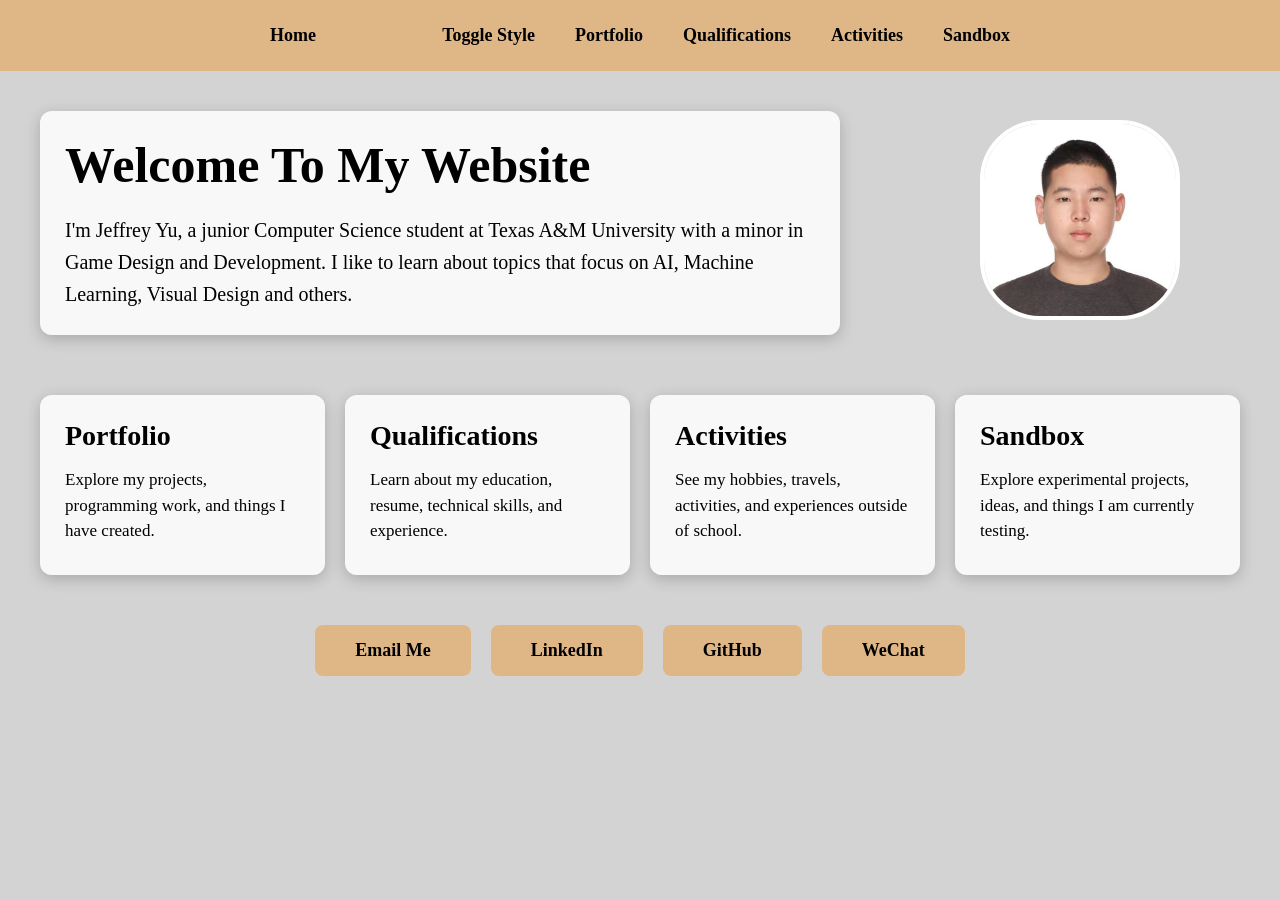
<file: index.html>
<!DOCTYPE HTML PUBLIC "-//W3C//DTD HTML 4.01 Transitional//EN">

<html>

<head>


<title>Jeffrey Yu</title>

<meta http-equiv="Content-Type"
      content="text/html; charset=iso-8859-1">
      <link id="mainStyleSheet" rel="stylesheet" type="text/css" href="./styles.css">




</head>

<body>



<nav>

    <div class="nav-left">

        <a href="index.html">
            Home
        </a>

    </div>


    <div class="nav-right">
        <a href="#" onclick="toggleStyleSheet(); return false;">Toggle Style</a>

        <a href="portfolio.html">
            Portfolio
        </a>

        <a href="qualifications.html">
            Qualifications
        </a>

        <a href="activities.html">
            Activities
        </a>

        <a href="sandbox.html">
            Sandbox
        </a>

    </div>

</nav>




<div class="images">

    <img
        src="profile pic.jpg"
        class="homePageProfilePic">

</div>





<div class="homeheading">

    <h2>
        Welcome To My Website
    </h2>

    <p>

        I'm Jeffrey Yu, a junior Computer Science
        student at Texas A&M University with a minor
        in Game Design and Development. I like to
        learn about topics that focus on AI, Machine
        Learning, Visual Design and others.

    </p>

</div>





<div class="page-buttons">



    <a
        href="portfolio.html"
        class="page-button">

        <h2>
            Portfolio
        </h2>

        <p>
            Explore my projects,
            programming work, and
            things I have created.
        </p>

    </a>



    <a
        href="qualifications.html"
        class="page-button">

        <h2>
            Qualifications
        </h2>

        <p>
            Learn about my education,
            resume, technical skills,
            and experience.
        </p>

    </a>



    <a
        href="activities.html"
        class="page-button">

        <h2>
            Activities
        </h2>

        <p>
            See my hobbies, travels,
            activities, and experiences
            outside of school.
        </p>

    </a>




    <a
        href="sandbox.html"
        class="page-button">

        <h2>
            Sandbox
        </h2>

        <p>
            Explore experimental
            projects, ideas, and
            things I am currently testing.
        </p>

    </a>


</div>
<div class="contact-buttons">

    <a href="mailto:jry425@gmail.com">
        Email Me
    </a>

    <a href="https://www.linkedin.com/in/jeffrey-yu-02904534a/" target="_blank">
        LinkedIn
    </a>

    <a href="https://github.com/noiceperson1" target="_blank">
        GitHub
    </a>
    <a href="wechat.jpg" target="_blank">
        WeChat
    </a>

</div>
<script src="script.js"></script>
</body>

</html>
</file>
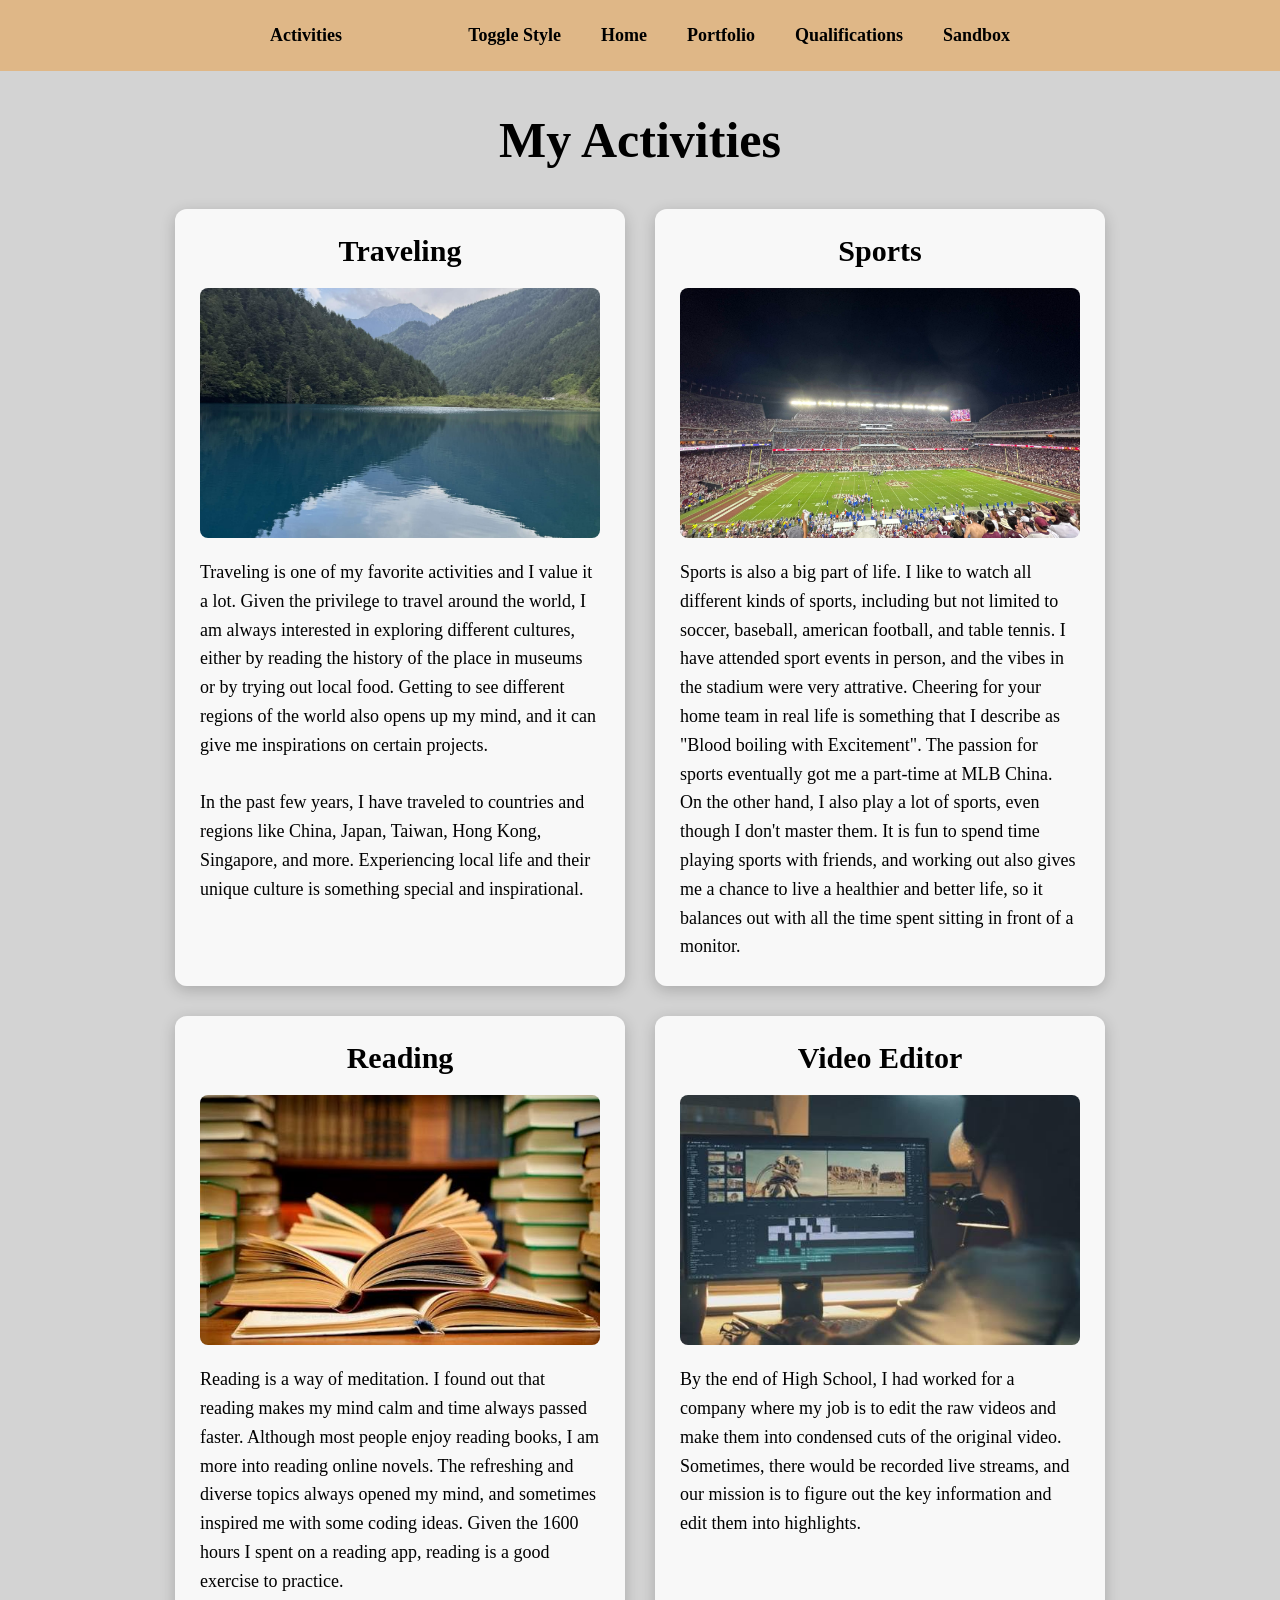
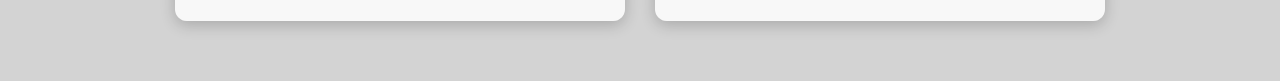
<file: activities.html>
<!DOCTYPE HTML PUBLIC "-//W3C//DTD HTML 4.01 Transitional//EN">

<html>

<head>
    <title>Jeffrey Yu - Activities</title>
    <meta charset="UTF-8">
    <link id="mainStyleSheet" rel="stylesheet" type="text/css" href="./styles.css">
</head>


<body>


    <nav>

        <div class="nav-left">
            <a href="activities.html">Activities</a>
        </div>

        <div class="nav-right">
            <a href="#" onclick="toggleStyleSheet(); return false;">Toggle Style</a>
            <a href="index.html">Home</a>
            <a href="portfolio.html">Portfolio</a>
            <a href="qualifications.html">Qualifications</a>
            <a href="sandbox.html">Sandbox</a>
        </div>

    </nav>



    <div class="activities-title">
        My Activities
    </div>



    <div class="activities-container">



        <div class="activity-box">

            <h2>Traveling</h2>


            <img src="jzg1.jpg" class="activity-image">

            <p>
                Traveling is one of my favorite activities and I value it a lot. Given the
                privilege to travel around the world, I am always interested in exploring 
                different cultures, either by reading the history of the place in museums or by
                trying out local food. Getting to see different regions of the world also opens
                up my mind, and it can give me inspirations on certain projects.<br><br>

                In the past few years, I have traveled to countries and regions like China, Japan, 
                Taiwan, Hong Kong, Singapore, and more. Experiencing local life and their unique culture
                is something special and inspirational.
            </p>

        </div>



        <div class="activity-box">

            <h2>Sports</h2>


            <img src="sports.jpg" class="activity-image">

            <p>
                Sports is also a big part of life. I like to watch all different kinds of sports, 
                including but not limited to soccer, baseball, american football, and table tennis.
                I have attended sport events in person, and the vibes in the stadium were very
                attrative. Cheering for your home team in real life is something that I describe as 
                "Blood boiling with Excitement". The passion for sports eventually got me a part-time
                at MLB China.<br>
                On the other hand, I also play a lot of sports, even though I don't master them. It is
                fun to spend time playing sports with friends, and working out also gives me a chance
                to live a healthier and better life, so it balances out with all the time spent sitting
                in front of a monitor.
            </p>

        </div>



        <div class="activity-box">

            <h2>Reading</h2>


            <img src="book.jpg" class="activity-image">

            <p>
                Reading is a way of meditation. I found out that reading makes my mind calm and time always
                passed faster. Although most people enjoy reading books, I am more into reading online
                novels. The refreshing and diverse topics always opened my mind, and sometimes inspired
                me with some coding ideas. Given the 1600 hours I spent on a reading app, reading is
                a good exercise to practice.
            </p>

        </div>



        <div class="activity-box">

            <h2>Video Editor</h2>


            <img src="video edit.jpg" class="activity-image">

            <p>
                By the end of High School, I had worked for a company where my job is to edit the raw videos
                and make them into condensed cuts of the original video. Sometimes, there would be 
                recorded live streams, and our mission is to figure out the key information and edit
                them into highlights.
            </p>

        </div>


    </div>
    <script src="script.js"></script>
</body>

</html>
</file>
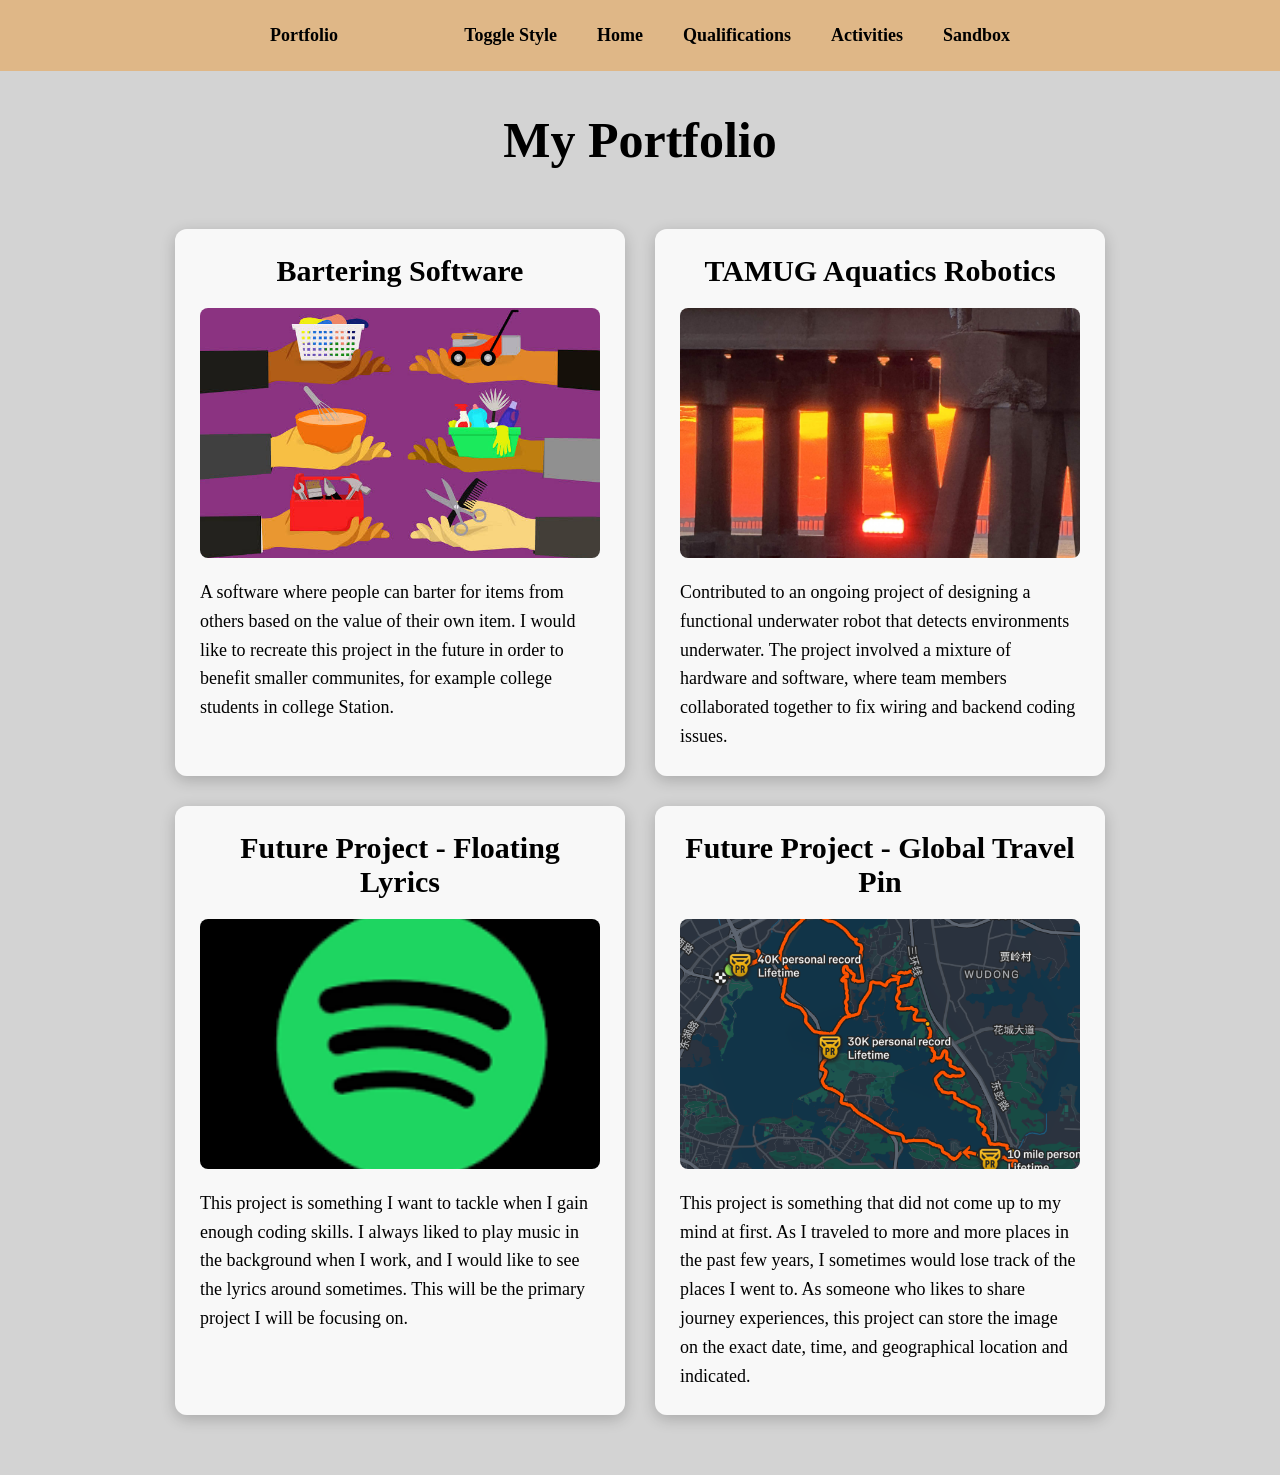
<file: portfolio.html>
<!DOCTYPE HTML PUBLIC "-//W3C//DTD HTML 4.01 Transitional//EN">

<html>

<head>
    <title>Jeffrey Yu - Portfolio</title>
    <meta http-equiv="Content-Type" content="text/html; charset=iso-8859-1">
    <link id="mainStyleSheet" rel="stylesheet" type="text/css" href="./styles.css">



</head>

<body>

    <nav>

        <div class="nav-left">
            <a href="portfolio.html">Portfolio</a>
        </div>

        <div class="nav-right">
            <a href="#" onclick="toggleStyleSheet(); return false;">Toggle Style</a>
            <a href="index.html">Home</a>
            <a href="qualifications.html">Qualifications</a>
            <a href="activities.html">Activities</a>
            <a href="sandbox.html">Sandbox</a>
        </div>

    </nav>

    <div class="portfolio-title">
        My Portfolio
    </div>


    <div class="projects">

        <div class="project-box">

            <h2>Bartering Software</h2>

            <img src="barter.jpg" class="project-image">

            <p>
                A software where people can barter for items from others based on the 
                value of their own item. I would like to recreate this project in the future
                in order to benefit smaller communites, for example college students in college
                Station.
            </p>

        </div>


        <div class="project-box">

            <h2>TAMUG Aquatics Robotics</h2>

            <img src="tamug.jpg" class="project-image">

            <p>
                Contributed to an ongoing project of designing a functional underwater robot that
                detects environments underwater. The project involved a mixture of hardware and
                software, where team members collaborated together to fix wiring and backend coding
                issues.
            </p>

        </div>


        <div class="project-box">

            <h2>Future Project - Floating Lyrics</h2>

            <img src="spotify.png" class="project-image">

            <p>
                This project is something I want to tackle when I gain enough coding skills. 
                I always liked to play music in the background when I work, and I would like to see
                the lyrics around sometimes. This will be the primary project I will be focusing on.
            </p>

        </div>


        <div class="project-box">

            <h2>Future Project - Global Travel Pin</h2>

            <img src="travel.png" class="project-image">

            <p>
                This project is something that did not come up to my mind at first. As I traveled to
                more and more places in the past few years, I sometimes would lose track of the 
                places I went to. As someone who likes to share journey experiences, this project can
                store the image on the exact date, time, and geographical location and indicated.
            </p>

        </div>


    </div>

<script src="script.js"></script>
</body>

</html>
</file>
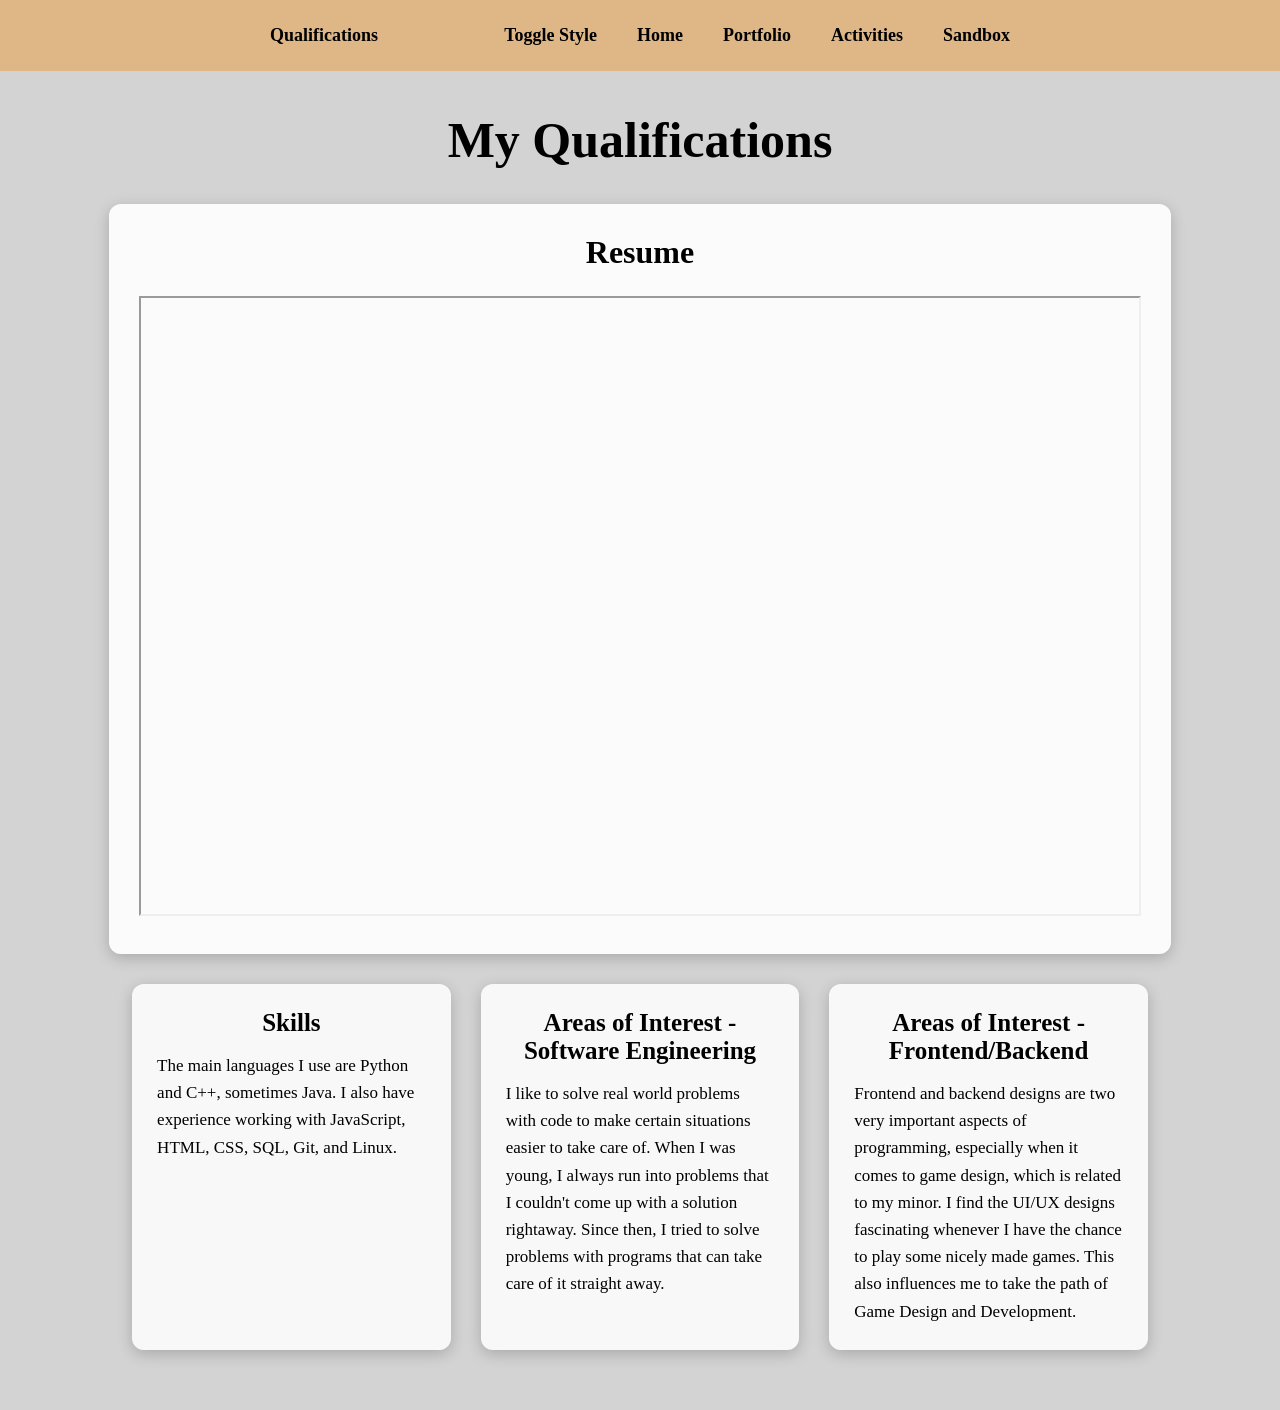
<file: qualifications.html>
<!DOCTYPE HTML PUBLIC "-//W3C//DTD HTML 4.01 Transitional//EN">

<html>

<head>
    <title>Jeffrey Yu - Qualifications</title>
    <meta http-equiv="Content-Type" content="text/html; charset=iso-8859-1">
    <link id="mainStyleSheet" rel="stylesheet" type="text/css" href="./styles.css">



</head>

<body>


<nav>

    <div class="nav-left">
        <a href="qualifications.html">Qualifications</a>
    </div>

    <div class="nav-right">
        <a href="#" onclick="toggleStyleSheet(); return false;">Toggle Style</a>
        <a href="index.html">Home</a>
        <a href="portfolio.html">Portfolio</a>
        <a href="activities.html">Activities</a>
        <a href="sandbox.html">Sandbox</a>
    </div>

</nav>



<div class="qualifications-title">
    My Qualifications
</div>


<div class="qualifications-container">


    <div class="resume-box">

        <h2>Resume</h2>


        <iframe src="Jeffrey Yu Resume CS.pdf" width="100%" height = 620px>

        </iframe>

    </div>



    <div class="small-sections">


        <div class="small-box">

            <h2>Skills</h2>

            <p>
                The main languages I use are Python and C++, sometimes Java. I also have experience
                working with JavaScript, HTML, CSS, SQL, Git, and Linux.
            </p>

        </div>



        <div class="small-box">

            <h2>Areas of Interest - Software Engineering</h2>

            <p>
                I like to solve real world problems with code to make certain situations easier
                to take care of. When I was young, I always run into problems that I couldn't come
                up with a solution rightaway. Since then, I tried to solve problems with programs that
                can take care of it straight away.
            </p>

        </div>



        <div class="small-box">

            <h2>Areas of Interest - Frontend/Backend</h2>

            <p>
                Frontend and backend designs are two very important aspects of programming, especially
                when it comes to game design, which is related to my minor. I find the UI/UX designs
                fascinating whenever I have the chance to play some nicely made games. This also 
                influences me to take the path of Game Design and Development.
            </p>

        </div>

    </div>

</div>
<script src="script.js"></script>
</body>

</html>
</file>
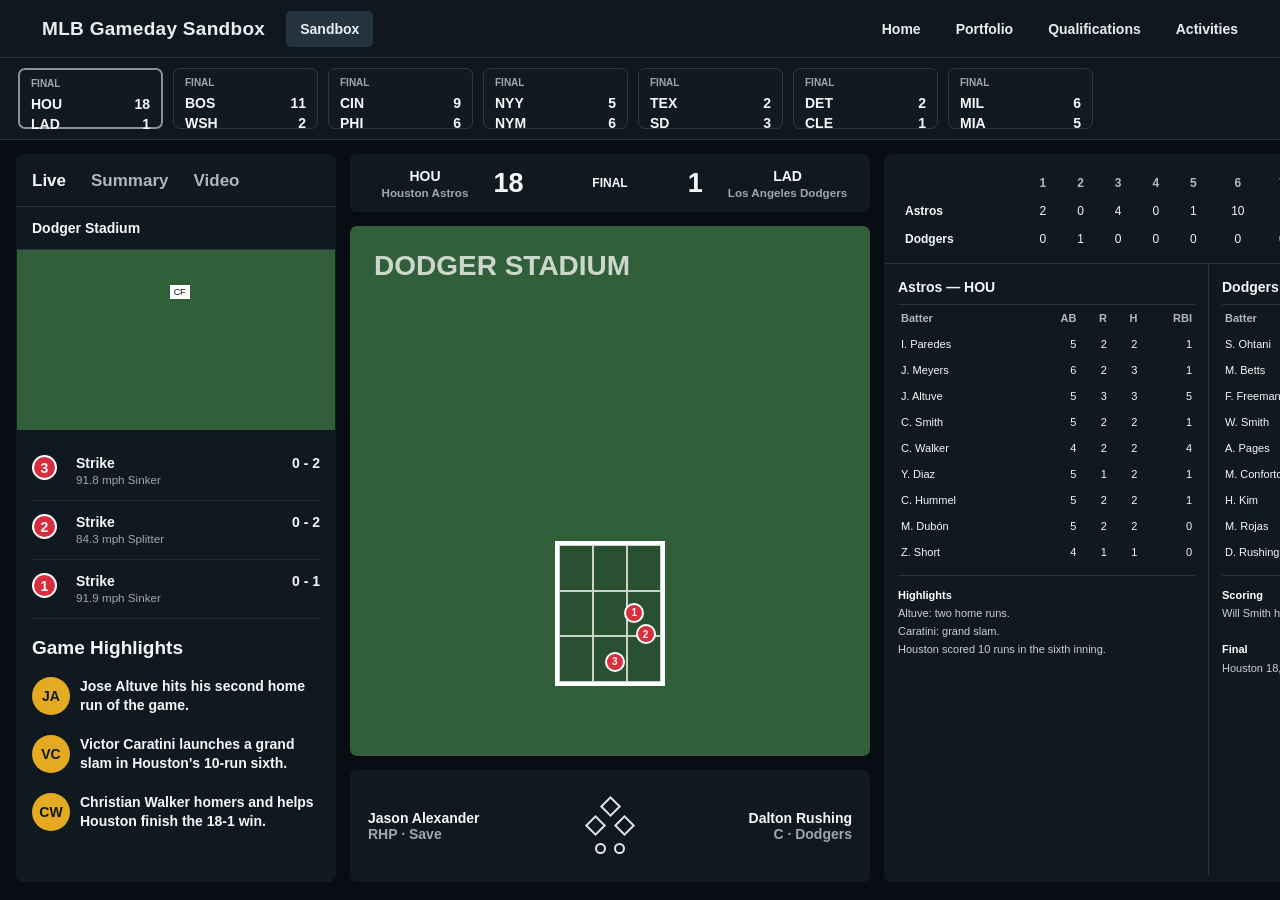
<file: sandbox.html>
<!DOCTYPE html>
<html lang="en">
<head>
<meta charset="UTF-8">
<meta name="viewport" content="width=device-width, initial-scale=1.0">
<title>Jeffrey Yu - MLB Gameday Sandbox</title>

<style>
* {
    box-sizing: border-box;
    margin: 0;
    padding: 0;
}

:root {
    --bg: #070d12;
    --panel: #111920;
    --panel2: #151f27;
    --line: #263640;
    --muted: #9aa8b2;
    --text: #f4f7f9;
    --blue: #1677c8;
    --orange: #eb6e2f;
}

body {
    min-height: 100vh;
    background: var(--bg);
    color: var(--text);
    font-family: Arial, Helvetica, sans-serif;
    font-size: 14px;
}

nav {
    height: 58px;
    background: #10181f;
    border-bottom: 1px solid var(--line);
    display: flex;
    justify-content: space-between;
    align-items: center;
    padding: 0 28px;
}

nav .nav-left,
nav .nav-right {
    display: flex;
    align-items: center;
    gap: 7px;
}

nav a {
    color: #e8edf0;
    text-decoration: none;
    font-weight: bold;
    padding: 10px 14px;
    border-radius: 5px;
}

nav a:hover,
nav .active {
    background: #24343e;
}

.gameday-title {
    font-size: 19px;
    font-weight: 800;
    letter-spacing: .3px;
}

.score-strip {
    height: 82px;
    padding: 10px 18px;
    background: #10181f;
    border-bottom: 1px solid var(--line);
    display: flex;
    gap: 10px;
    overflow: hidden;
}

.mini-game {
    min-width: 145px;
    border: 1px solid #2b3a44;
    border-radius: 7px;
    background: #111a21;
    padding: 8px 11px;
}

.mini-game.selected {
    border: 2px solid #85939b;
}

.mini-state {
    color: var(--muted);
    font-size: 10px;
    font-weight: bold;
    margin-bottom: 5px;
}

.mini-row {
    display: flex;
    justify-content: space-between;
    line-height: 20px;
    font-weight: bold;
}

.layout {
    height: calc(100vh - 140px);
    min-height: 680px;
    padding: 14px 16px 18px;
    display: grid;
    grid-template-columns: 320px minmax(520px, 1fr) 650px;
    gap: 14px;
}

.panel {
    background: var(--panel);
    border-radius: 7px;
    border: 1px solid #111a20;
    overflow: hidden;
}

.tabs {
    height: 52px;
    display: flex;
    align-items: center;
    gap: 25px;
    padding: 0 15px;
    border-bottom: 1px solid var(--line);
    font-size: 17px;
    font-weight: bold;
}

.tabs span:not(:first-child) {
    color: #aeb7bd;
}

.venue {
    padding: 13px 15px;
    border-bottom: 1px solid var(--line);
    font-weight: bold;
}

.field {
    height: 180px;
    background:
        linear-gradient(135deg, transparent 35%, #92795d 36%, #92795d 43%, transparent 44%),
        linear-gradient(225deg, transparent 35%, #92795d 36%, #92795d 43%, transparent 44%),
        linear-gradient(45deg, #3d5b31 0 50%, #506d3d 50%);
    margin: 0;
    position: relative;
    overflow: hidden;
}

.field::after {
    content: "CF";
    position: absolute;
    top: 35px;
    left: 48%;
    background: white;
    color: #111;
    font-size: 9px;
    padding: 2px 4px;
}

.play-list {
    padding: 12px 15px 25px;
}

.play {
    display: grid;
    grid-template-columns: 34px 1fr auto;
    gap: 10px;
    padding: 13px 0;
    border-bottom: 1px solid #202c34;
}

.number {
    width: 25px;
    height: 25px;
    border-radius: 50%;
    display: grid;
    place-items: center;
    background: #d72e3d;
    border: 2px solid white;
    font-weight: bold;
}

.play small,
.muted {
    color: var(--muted);
}

.inning-heading {
    font-size: 19px;
    margin: 18px 0 8px;
}

.highlight {
    display: flex;
    gap: 10px;
    padding: 10px 0;
    font-weight: bold;
    line-height: 1.35;
}

.avatar {
    width: 38px;
    height: 38px;
    flex: 0 0 38px;
    border-radius: 50%;
    background: #e3aa22;
    display: grid;
    place-items: center;
    color: #101820;
    font-weight: 900;
}

.center-column {
    min-width: 0;
    display: flex;
    flex-direction: column;
    gap: 14px;
}

.main-score {
    height: 58px;
    background: var(--panel);
    border-radius: 7px;
    display: grid;
    grid-template-columns: 1fr 110px 1fr;
    align-items: center;
    text-align: center;
}

.team-score {
    display: flex;
    justify-content: center;
    align-items: center;
    gap: 25px;
    font-weight: bold;
}

.team-score .score {
    font-size: 27px;
}

.team-score small {
    display: block;
    color: var(--muted);
    margin-top: 2px;
}

.final {
    font-size: 12px;
    font-weight: 800;
}

.stadium {
    flex: 1;
    min-height: 390px;
    position: relative;
    overflow: hidden;
    border-radius: 7px;
    background:
        linear-gradient(to bottom, #020305 0 40%, transparent 40%),
        radial-gradient(ellipse at 50% 105%, #b58c58 0 22%, #3e6d38 23% 48%, #111c22 49% 100%);
}

.stadium::before {
    content: "";
    position: absolute;
    left: 0;
    right: 0;
    bottom: 0;
    height: 46%;
    background:
        linear-gradient(72deg, transparent 48%, rgba(255,255,255,.8) 49% 50%, transparent 51%),
        linear-gradient(108deg, transparent 48%, rgba(255,255,255,.8) 49% 50%, transparent 51%);
}

.stadium-label {
    position: absolute;
    left: 24px;
    top: 24px;
    font-size: 28px;
    font-weight: 900;
    color: rgba(255,255,255,.75);
}

.strike-zone {
    position: absolute;
    width: 110px;
    height: 145px;
    left: 50%;
    bottom: 70px;
    transform: translateX(-50%);
    border: 3px solid rgba(255,255,255,.75);
    display: grid;
    grid-template-columns: repeat(3, 1fr);
    grid-template-rows: repeat(3, 1fr);
}

.strike-zone div {
    border: 1px solid rgba(255,255,255,.3);
}

.pitch {
    position: absolute;
    width: 20px;
    height: 20px;
    border-radius: 50%;
    background: #d92e3c;
    border: 2px solid white;
    display: grid;
    place-items: center;
    font-size: 10px;
    font-weight: bold;
}

.p1 { left: 64%; top: 42%; }
.p2 { left: 75%; top: 58%; }
.p3 { left: 45%; top: 78%; }

.matchup {
    height: 112px;
    background: var(--panel);
    border-radius: 7px;
    display: grid;
    grid-template-columns: 1fr 120px 1fr;
    align-items: center;
    padding: 12px 18px;
}

.player {
    display: flex;
    align-items: center;
    gap: 12px;
    font-weight: bold;
}

.player.right {
    justify-content: flex-end;
    text-align: right;
}

.player-photo {
    width: 55px;
    height: 55px;
    border-radius: 50%;
    display: grid;
    place-items: center;
    font-size: 18px;
    font-weight: 900;
    background: #f0a51d;
    color: #101820;
}

.player.right .player-photo {
    background: #174a91;
    color: white;
}

.count-box {
    text-align: center;
    font-size: 20px;
    font-weight: bold;
}

.bases-display {
    position: relative;
    width: 54px;
    height: 34px;
    margin: 0 auto 10px;
}

.base-icon {
    position: absolute;
    width: 15px;
    height: 15px;
    border: 2px solid #dce5ea;
    background: transparent;
    transform: rotate(45deg);
}

.second-base {
    top: 0;
    left: 20px;
}

.third-base {
    left: 5px;
    bottom: 0;
}

.first-base {
    right: 5px;
    bottom: 0;
}

.outs-display {
    display: flex;
    justify-content: center;
    gap: 8px;
}

.out-circle {
    width: 11px;
    height: 11px;
    border: 2px solid #dce5ea;
    border-radius: 50%;
    background: transparent;
}

.box-column {
    min-width: 0;
}

.linescore {
    padding: 14px 14px 10px;
    border-bottom: 1px solid var(--line);
}

.linescore table,
.stats table {
    width: 100%;
    border-collapse: collapse;
}

.linescore th,
.linescore td {
    padding: 7px 6px;
    text-align: center;
    font-size: 12px;
}

.linescore th:first-child,
.linescore td:first-child {
    text-align: left;
    font-weight: bold;
    width: 125px;
}

.linescore th {
    color: #aeb9c0;
}

.stats-grid {
    display: grid;
    grid-template-columns: 1fr 1fr;
    height: calc(100% - 115px);
}

.stats {
    padding: 10px 13px;
    overflow: hidden;
}

.stats:first-child {
    border-right: 1px solid var(--line);
}

.stats-title {
    font-weight: bold;
    padding: 5px 0 9px;
    border-bottom: 1px solid var(--line);
}

.stats th,
.stats td {
    padding: 7px 3px;
    font-size: 11px;
    text-align: right;
}

.stats th {
    color: #aeb9c0;
}

.stats th:first-child,
.stats td:first-child {
    text-align: left;
}

.notes {
    border-top: 1px solid var(--line);
    margin-top: 10px;
    padding-top: 10px;
    line-height: 1.65;
    font-size: 11px;
    color: #c8d0d5;
}

.notes strong {
    color: white;
}

@media (max-width: 1250px) {
    .layout {
        grid-template-columns: 260px 1fr;
        height: auto;
    }

    .box-column {
        grid-column: 1 / -1;
        min-height: 600px;
    }
}

@media (max-width: 850px) {
    nav {
        height: auto;
        padding: 12px;
        align-items: flex-start;
    }

    nav .nav-right {
        flex-wrap: wrap;
        justify-content: flex-end;
    }

    .score-strip {
        display: none;
    }

    .layout {
        grid-template-columns: 1fr;
        height: auto;
    }

    .box-column {
        grid-column: auto;
    }

    .stats-grid {
        grid-template-columns: 1fr;
        height: auto;
    }

    .stats:first-child {
        border-right: 0;
        border-bottom: 1px solid var(--line);
    }
}
</style>
</head>

<body>

<nav>
    <div class="nav-left">
        <a class="gameday-title" href="https://www.mlb.com/scores" target="_blank"> MLB Gameday Sandbox </a>
        <a class="active" href="sandbox.html">Sandbox</a>
    </div>

    <div class="nav-right">
        <a href="index.html">Home</a>
        <a href="portfolio.html">Portfolio</a>
        <a href="qualifications.html">Qualifications</a>
        <a href="activities.html">Activities</a>
    </div>
</nav>

<section class="score-strip">
    <div class="mini-game selected">
        <div class="mini-state">FINAL</div>
        <div class="mini-row"><span>HOU</span><span>18</span></div>
        <div class="mini-row"><span>LAD</span><span>1</span></div>
    </div>
    <div class="mini-game">
        <div class="mini-state">FINAL</div>
        <div class="mini-row"><span>BOS</span><span>11</span></div>
        <div class="mini-row"><span>WSH</span><span>2</span></div>
    </div>
    <div class="mini-game">
        <div class="mini-state">FINAL</div>
        <div class="mini-row"><span>CIN</span><span>9</span></div>
        <div class="mini-row"><span>PHI</span><span>6</span></div>
    </div>
    <div class="mini-game">
        <div class="mini-state">FINAL</div>
        <div class="mini-row"><span>NYY</span><span>5</span></div>
        <div class="mini-row"><span>NYM</span><span>6</span></div>
    </div>
    <div class="mini-game">
        <div class="mini-state">FINAL</div>
        <div class="mini-row"><span>TEX</span><span>2</span></div>
        <div class="mini-row"><span>SD</span><span>3</span></div>
    </div>
    <div class="mini-game">
        <div class="mini-state">FINAL</div>
        <div class="mini-row"><span>DET</span><span>2</span></div>
        <div class="mini-row"><span>CLE</span><span>1</span></div>
    </div>
    <div class="mini-game">
        <div class="mini-state">FINAL</div>
        <div class="mini-row"><span>MIL</span><span>6</span></div>
        <div class="mini-row"><span>MIA</span><span>5</span></div>
    </div>
</section>

<main class="layout">

    <section class="panel">
        <div class="tabs">
            <span>Live</span>
            <span>Summary</span>
            <span>Video</span>
        </div>

        <div class="venue">Dodger Stadium</div>
        <div class="field"></div>

        <div class="play-list">
            <div class="play">
                <div class="number">3</div>
                <div><strong>Strike</strong><br><small>91.8 mph Sinker</small></div>
                <strong>0 - 2</strong>
            </div>

            <div class="play">
                <div class="number">2</div>
                <div><strong>Strike</strong><br><small>84.3 mph Splitter</small></div>
                <strong>0 - 2</strong>
            </div>

            <div class="play">
                <div class="number">1</div>
                <div><strong>Strike</strong><br><small>91.9 mph Sinker</small></div>
                <strong>0 - 1</strong>
            </div>

            <h2 class="inning-heading">Game Highlights</h2>

            <div class="highlight">
                <div class="avatar">JA</div>
                <div>Jose Altuve hits his second home run of the game.</div>
            </div>

            <div class="highlight">
                <div class="avatar">VC</div>
                <div>Victor Caratini launches a grand slam in Houston's 10-run sixth.</div>
            </div>

            <div class="highlight">
                <div class="avatar">CW</div>
                <div>Christian Walker homers and helps Houston finish the 18-1 win.</div>
            </div>
        </div>
    </section>

    <section class="center-column">
        <div class="main-score">
            <div class="team-score">
                <div>
                    <strong>HOU</strong>
                    <small>Houston Astros</small>
                </div>
                <span class="score">18</span>
            </div>

            <div class="final">FINAL</div>

            <div class="team-score">
                <span class="score">1</span>
                <div>
                    <strong>LAD</strong>
                    <small>Los Angeles Dodgers</small>
                </div>
            </div>
        </div>

        <div class="stadium">
            <div class="stadium-label">DODGER STADIUM</div>

            <div class="strike-zone">
                <div></div><div></div><div></div>
                <div></div><div></div><div></div>
                <div></div><div></div><div></div>

                <span class="pitch p1">1</span>
                <span class="pitch p2">2</span>
                <span class="pitch p3">3</span>
            </div>
        </div>

        <div class="matchup">
            <div class="player">
                                <div>
                    Jason Alexander
                    <div class="muted">RHP · Save</div>
                </div>
            </div>

            <div class="count-box">
                <div class="bases-display" aria-label="Bases">
                    <span class="base-icon second-base"></span>
                    <span class="base-icon third-base"></span>
                    <span class="base-icon first-base"></span>
                </div>
                <div class="outs-display" aria-label="Outs">
                    <span class="out-circle"></span>
                    <span class="out-circle"></span>
                </div>
            </div>

            <div class="player right">
                <div>
                    Dalton Rushing
                    <div class="muted">C · Dodgers</div>
                </div>
                            </div>
        </div>
    </section>

    <section class="panel box-column">
        <div class="linescore">
            <table>
                <thead>
                    <tr>
                        <th></th>
                        <th>1</th><th>2</th><th>3</th><th>4</th><th>5</th>
                        <th>6</th><th>7</th><th>8</th><th>9</th>
                        <th>R</th><th>H</th><th>E</th>
                    </tr>
                </thead>
                <tbody>
                    <tr>
                        <td>Astros</td>
                        <td>2</td><td>0</td><td>4</td><td>0</td><td>1</td>
                        <td>10</td><td>1</td><td>0</td><td>0</td>
                        <td><strong>18</strong></td><td>20</td><td>1</td>
                    </tr>
                    <tr>
                        <td>Dodgers</td>
                        <td>0</td><td>1</td><td>0</td><td>0</td><td>0</td>
                        <td>0</td><td>0</td><td>0</td><td>0</td>
                        <td><strong>1</strong></td><td>6</td><td>1</td>
                    </tr>
                </tbody>
            </table>
        </div>

        <div class="stats-grid">
            <div class="stats">
                <div class="stats-title">Astros — HOU</div>
                <table>
                    <thead>
                        <tr><th>Batter</th><th>AB</th><th>R</th><th>H</th><th>RBI</th></tr>
                    </thead>
                    <tbody>
                        <tr><td>I. Paredes</td><td>5</td><td>2</td><td>2</td><td>1</td></tr>
                        <tr><td>J. Meyers</td><td>6</td><td>2</td><td>3</td><td>1</td></tr>
                        <tr><td>J. Altuve</td><td>5</td><td>3</td><td>3</td><td>5</td></tr>
                        <tr><td>C. Smith</td><td>5</td><td>2</td><td>2</td><td>1</td></tr>
                        <tr><td>C. Walker</td><td>4</td><td>2</td><td>2</td><td>4</td></tr>
                        <tr><td>Y. Diaz</td><td>5</td><td>1</td><td>2</td><td>1</td></tr>
                        <tr><td>C. Hummel</td><td>5</td><td>2</td><td>2</td><td>1</td></tr>
                        <tr><td>M. Dubón</td><td>5</td><td>2</td><td>2</td><td>0</td></tr>
                        <tr><td>Z. Short</td><td>4</td><td>1</td><td>1</td><td>0</td></tr>
                    </tbody>
                </table>

                <div class="notes">
                    <strong>Highlights</strong><br>
                    Altuve: two home runs.<br>
                    Caratini: grand slam.<br>
                    Houston scored 10 runs in the sixth inning.
                </div>
            </div>

            <div class="stats">
                <div class="stats-title">Dodgers — LAD</div>
                <table>
                    <thead>
                        <tr><th>Batter</th><th>AB</th><th>R</th><th>H</th><th>RBI</th></tr>
                    </thead>
                    <tbody>
                        <tr><td>S. Ohtani</td><td>4</td><td>0</td><td>0</td><td>0</td></tr>
                        <tr><td>M. Betts</td><td>4</td><td>0</td><td>0</td><td>0</td></tr>
                        <tr><td>F. Freeman</td><td>3</td><td>0</td><td>1</td><td>0</td></tr>
                        <tr><td>W. Smith</td><td>3</td><td>1</td><td>1</td><td>1</td></tr>
                        <tr><td>A. Pages</td><td>4</td><td>0</td><td>1</td><td>0</td></tr>
                        <tr><td>M. Conforto</td><td>3</td><td>0</td><td>0</td><td>0</td></tr>
                        <tr><td>H. Kim</td><td>3</td><td>0</td><td>1</td><td>0</td></tr>
                        <tr><td>M. Rojas</td><td>3</td><td>0</td><td>1</td><td>0</td></tr>
                        <tr><td>D. Rushing</td><td>3</td><td>0</td><td>0</td><td>0</td></tr>
                    </tbody>
                </table>

                <div class="notes">
                    <strong>Scoring</strong><br>
                    Will Smith hit a solo home run in the second inning.<br><br>
                    <strong>Final</strong><br>
                    Houston 18, Los Angeles 1.
                </div>
            </div>
        </div>
    </section>

</main>
</body>
</html>

<!-- v2: pitch label corrected, placeholder portraits removed, bases/outs display added -->

<style>
/* v3 visual fixes */

/* Left field visual */
.field {
    background: #315f3a;
}

/* Main center field visual */
.stadium {
    background: #315f3a;
}

/* Remove the previous stadium field-line overlay so the green area stays simple */
.stadium::before {
    display: none;
}

/* Make strike zone highly visible against green */
.strike-zone {
    border: 4px solid #ffffff;
    background: rgba(0, 0, 0, 0.16);
    z-index: 5;
}

.strike-zone div {
    border: 1px solid rgba(255, 255, 255, 0.75);
}

/* Keep pitch markers above the strike-zone grid */
.pitch {
    z-index: 6;
}
</style>
</file>
<file: styles.css>
* {
    margin: 0;
    padding: 0;
    box-sizing: border-box;
}


nav {
    background-color: #dfb787;
    display: flex;
    justify-content: space-between;
    align-items: center;
    padding: 15px 250px;
}

nav .nav-left {
    display: flex;
    font-weight: bold;
}

nav .nav-right {
    display: flex;
    font-weight: bold;
}

nav a {
    color: #000000;
    text-decoration: none;
    font-size: 18px;
    margin: 0 5px;
    padding: 10px 15px;
    border-radius: 5px;

    transition: background-color 0.4s ease,
                color 0.4s ease,
                transform 0.4s ease;
}

nav a:hover {
    background-color: darkgreen;
    color: white;
    transform: scale(1.1);
}


body {
    background-color: lightgray;
    min-height: 100vh;
}


.activities-title, .portfolio-title {
    text-align: center;
    font-size: 50px;
    font-weight: bold;
    margin-top: 40px;
    margin-bottom: 40px;
}


.activities-container, .projects {
    display: flex;
    flex-wrap: wrap;
    justify-content: center;
    gap: 30px;
    padding: 0 60px 60px;
}

.projects {
    padding-top: 20px;
}

.activity-box, .project-box {
    background-color: rgba(255, 255, 255, 0.85);
    width: 450px;
    min-height: 500px;
    padding: 25px;
    border-radius: 12px;

    box-shadow: 0 4px 15px rgba(0, 0, 0, 0.2);

    transition: transform 0.4s ease,
                background-color 0.4s ease,
                box-shadow 0.4s ease;
}

.activity-box:hover, .project-box:hover {
    transform: translateY(-5px);
    background-color: rgba(255, 255, 255, 0.95);
    box-shadow: 0 8px 25px rgba(0, 0, 0, 0.3);
}


.activity-box h2, .project-box h2 {
    font-size: 30px;
    text-align: center;
    margin-bottom: 20px;
}


.activity-image, .project-image {
    width: 100%;
    height: 250px;
    object-fit: cover;
    border-radius: 8px;
    margin-bottom: 20px;
}


.activity-box p, .project-box p {
    font-size: 18px;
    line-height: 1.6;
}

/* qualifications */
.qualifications-title {
    text-align: center;
    font-size: 50px;
    font-weight: bold;
    margin-top: 40px;
    margin-bottom: 35px;
}

.qualifications-container {
    display: flex;
    flex-direction: column;
    align-items: center;
    padding: 0 50px 60px;
    gap: 30px;
}

.resume-box {
    background-color: rgba(255, 255, 255, 0.9);
    width: 90%;
    min-height: 750px;
    padding: 30px;
    border-radius: 12px;

    box-shadow: 0 4px 15px rgba(0, 0, 0, 0.2);

    transition: transform 0.4s ease,
                background-color 0.4s ease,
                box-shadow 0.4s ease;
}

.resume-box:hover {
    transform: translateY(-5px);
    background-color: rgba(255, 255, 255, 0.97);
    box-shadow: 0 8px 25px rgba(0, 0, 0, 0.3);
}

.resume-box h2 {
    font-size: 32px;
    margin-bottom: 25px;
    text-align: center;
}

.resume-placeholder {
    width: 100%;
    height: 620px;
    border: 3px dashed gray;
    border-radius: 8px;

    display: flex;
    justify-content: center;
    align-items: center;

    font-size: 22px;
    color: gray;
    text-align: center;
}

.small-sections {
    display: flex;
    justify-content: center;
    gap: 30px;
    width: 90%;
}

.small-box {
    background-color: rgba(255, 255, 255, 0.85);
    width: 30%;
    min-height: 220px;
    padding: 25px;
    border-radius: 12px;

    box-shadow: 0 4px 15px rgba(0, 0, 0, 0.2);

    transition: transform 0.4s ease,
                background-color 0.4s ease,
                box-shadow 0.4s ease;
}

.small-box:hover {
    transform: translateY(-5px);
    background-color: rgba(255, 255, 255, 0.95);
    box-shadow: 0 8px 25px rgba(0, 0, 0, 0.3);
}

.small-box h2 {
    font-size: 25px;
    margin-bottom: 15px;
    text-align: center;
}

.small-box p {
    font-size: 17px;
    line-height: 1.6;
}

/* home */
.homePageProfilePic {
    width: 200px;
    height: 200px;
    object-fit: cover;
    border-radius: 30%;
    position: absolute;
    top: 120px;
    right: 100px;
    border: 4px solid white;
}

.homeheading {
    background-color: rgba(255, 255, 255, 0.85);
    width: 800px;
    padding: 25px;
    margin: 40px;
    border-radius: 12px;

    box-shadow: 0 4px 15px rgba(0, 0, 0, 0.2);

    transition:
        transform 0.4s ease,
        background-color 0.4s ease,
        box-shadow 0.4s ease;
}

.homeheading:hover {
    transform: translateY(-5px);
    background-color: rgba(255, 255, 255, 0.95);
    box-shadow: 0 8px 25px rgba(0, 0, 0, 0.3);
}

.homeheading h2 {
    font-size: 50px;
    margin-bottom: 20px;
}

.homeheading p {
    font-size: 20px;
    line-height: 1.6;
}

.page-buttons {
    width: 100%;
    padding: 20px 40px 40px;
    display: grid;
    grid-template-columns: repeat(4, 1fr);
    gap: 20px;
}

.page-button {
    background-color: rgba(255, 255, 255, 0.85);
    color: black;
    text-decoration: none;
    padding: 25px;
    min-height: 180px;
    border-radius: 12px;

    box-shadow: 0 4px 15px rgba(0, 0, 0, 0.2);

    transition:
        transform 0.4s ease,
        background-color 0.4s ease,
        box-shadow 0.4s ease;
}

.page-button:hover {
    background-color: darkgreen;
    color: white;
    transform: translateY(-5px) scale(1.03);
    box-shadow: 0 8px 25px rgba(0, 0, 0, 0.3);
}

.page-button h2 {
    font-size: 28px;
    margin-bottom: 15px;
}

.page-button p {
    font-size: 17px;
    line-height: 1.5;
}

.contact-buttons {
    display: flex;
    justify-content: center;
    gap: 20px;
    padding: 10px 40px 40px;
}

.contact-buttons a {
    background-color: #dfb787;
    color: black;

    text-decoration: none;
    font-size: 18px;
    font-weight: bold;

    padding: 15px 40px;
    border-radius: 8px;

    transition:
        background-color 0.4s ease,
        color 0.4s ease,
        transform 0.4s ease;
}

.contact-buttons a:hover {
    background-color: darkgreen;
    color: white;
    transform: translateY(-5px);
}
</file>
